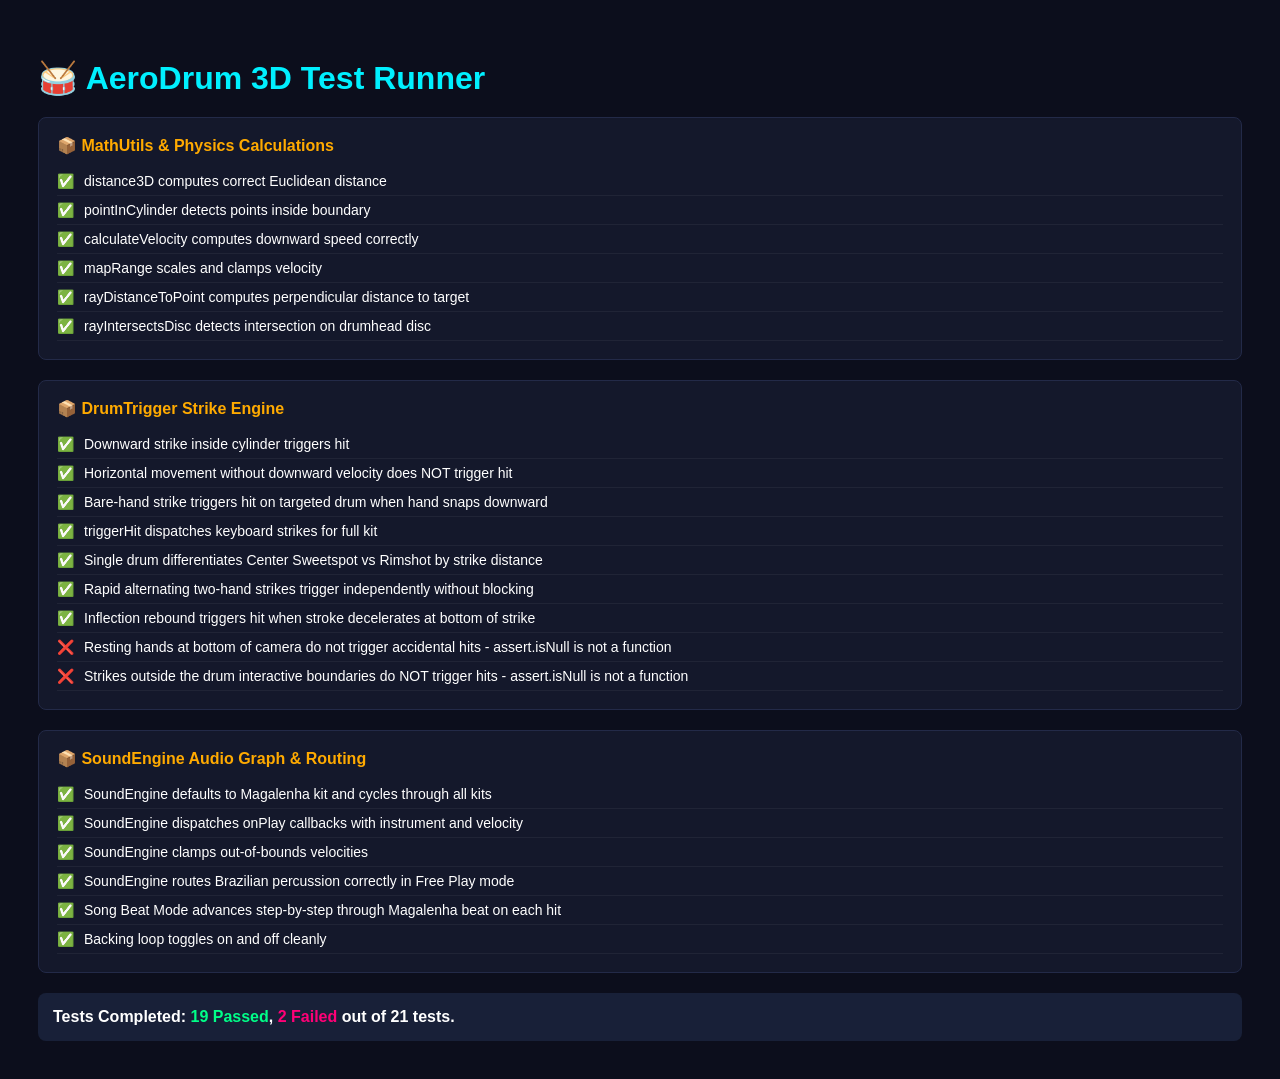
<file: tests/test_runner.html>
<!DOCTYPE html>
<html lang="en">
<head>
  <meta charset="UTF-8">
  <title>AeroDrum 3D - Browser Test Suite</title>
  <style>
    body { font-family: -apple-system, BlinkMacSystemFont, 'Segoe UI', Roboto, sans-serif; background: #0c0e1c; color: #fff; padding: 30px; }
    h1 { color: #00f0ff; margin-bottom: 20px; }
    .suite { background: #14182b; border: 1px solid #232a48; border-radius: 8px; padding: 18px; margin-bottom: 20px; }
    .suite-title { font-size: 16px; font-weight: bold; color: #ffaa00; margin-bottom: 12px; }
    .test { display: flex; align-items: center; gap: 10px; padding: 6px 0; font-size: 14px; border-bottom: 1px solid rgba(255,255,255,0.05); }
    .pass { color: #00ff88; }
    .fail { color: #ff0077; }
    .summary { font-size: 16px; font-weight: bold; padding: 15px; border-radius: 8px; margin-top: 20px; background: #182038; }
  </style>
</head>
<body>
  <h1>🥁 AeroDrum 3D Test Runner</h1>
  <div id="results"></div>

  <script type="module">
    class BrowserRunner {
      constructor() {
        this.resultsEl = document.getElementById('results');
        this.total = 0;
        this.passed = 0;
        this.failed = 0;
      }

      suite(name, fn) {
        const suiteEl = document.createElement('div');
        suiteEl.className = 'suite';
        const titleEl = document.createElement('div');
        titleEl.className = 'suite-title';
        titleEl.textContent = '📦 ' + name;
        suiteEl.appendChild(titleEl);
        this.resultsEl.appendChild(suiteEl);
        this.currentSuiteEl = suiteEl;
        fn();
      }

      test(name, fn) {
        this.total++;
        const testEl = document.createElement('div');
        testEl.className = 'test';

        const assert = {
          equal: (a, b, msg) => { if (a !== b) throw new Error(`${msg}: expected ${b}, got ${a}`); },
          isTrue: (v, msg) => { if (v !== true) throw new Error(msg || 'Expected true'); },
          isFalse: (v, msg) => { if (v !== false) throw new Error(msg || 'Expected false'); },
          isNotNull: (v, msg) => { if (v === null || v === undefined) throw new Error(msg || 'Expected non-null'); }
        };

        try {
          fn(assert);
          this.passed++;
          testEl.innerHTML = `<span class="pass">✅</span> <span>${name}</span>`;
        } catch (err) {
          this.failed++;
          testEl.innerHTML = `<span class="fail">❌</span> <span>${name} - ${err.message}</span>`;
        }
        this.currentSuiteEl.appendChild(testEl);
      }
    }

    import { runTriggerTests } from './trigger.test.js';
    import { runAudioTests } from './audio.test.js';

    const runner = new BrowserRunner();
    runTriggerTests(runner);
    runAudioTests(runner);

    const summary = document.createElement('div');
    summary.className = 'summary';
    summary.innerHTML = `Tests Completed: <span style="color: #00ff88;">${runner.passed} Passed</span>, <span style="color: #ff0077;">${runner.failed} Failed</span> out of ${runner.total} tests.`;
    document.body.appendChild(summary);
  </script>
</body>
</html>
</file>
